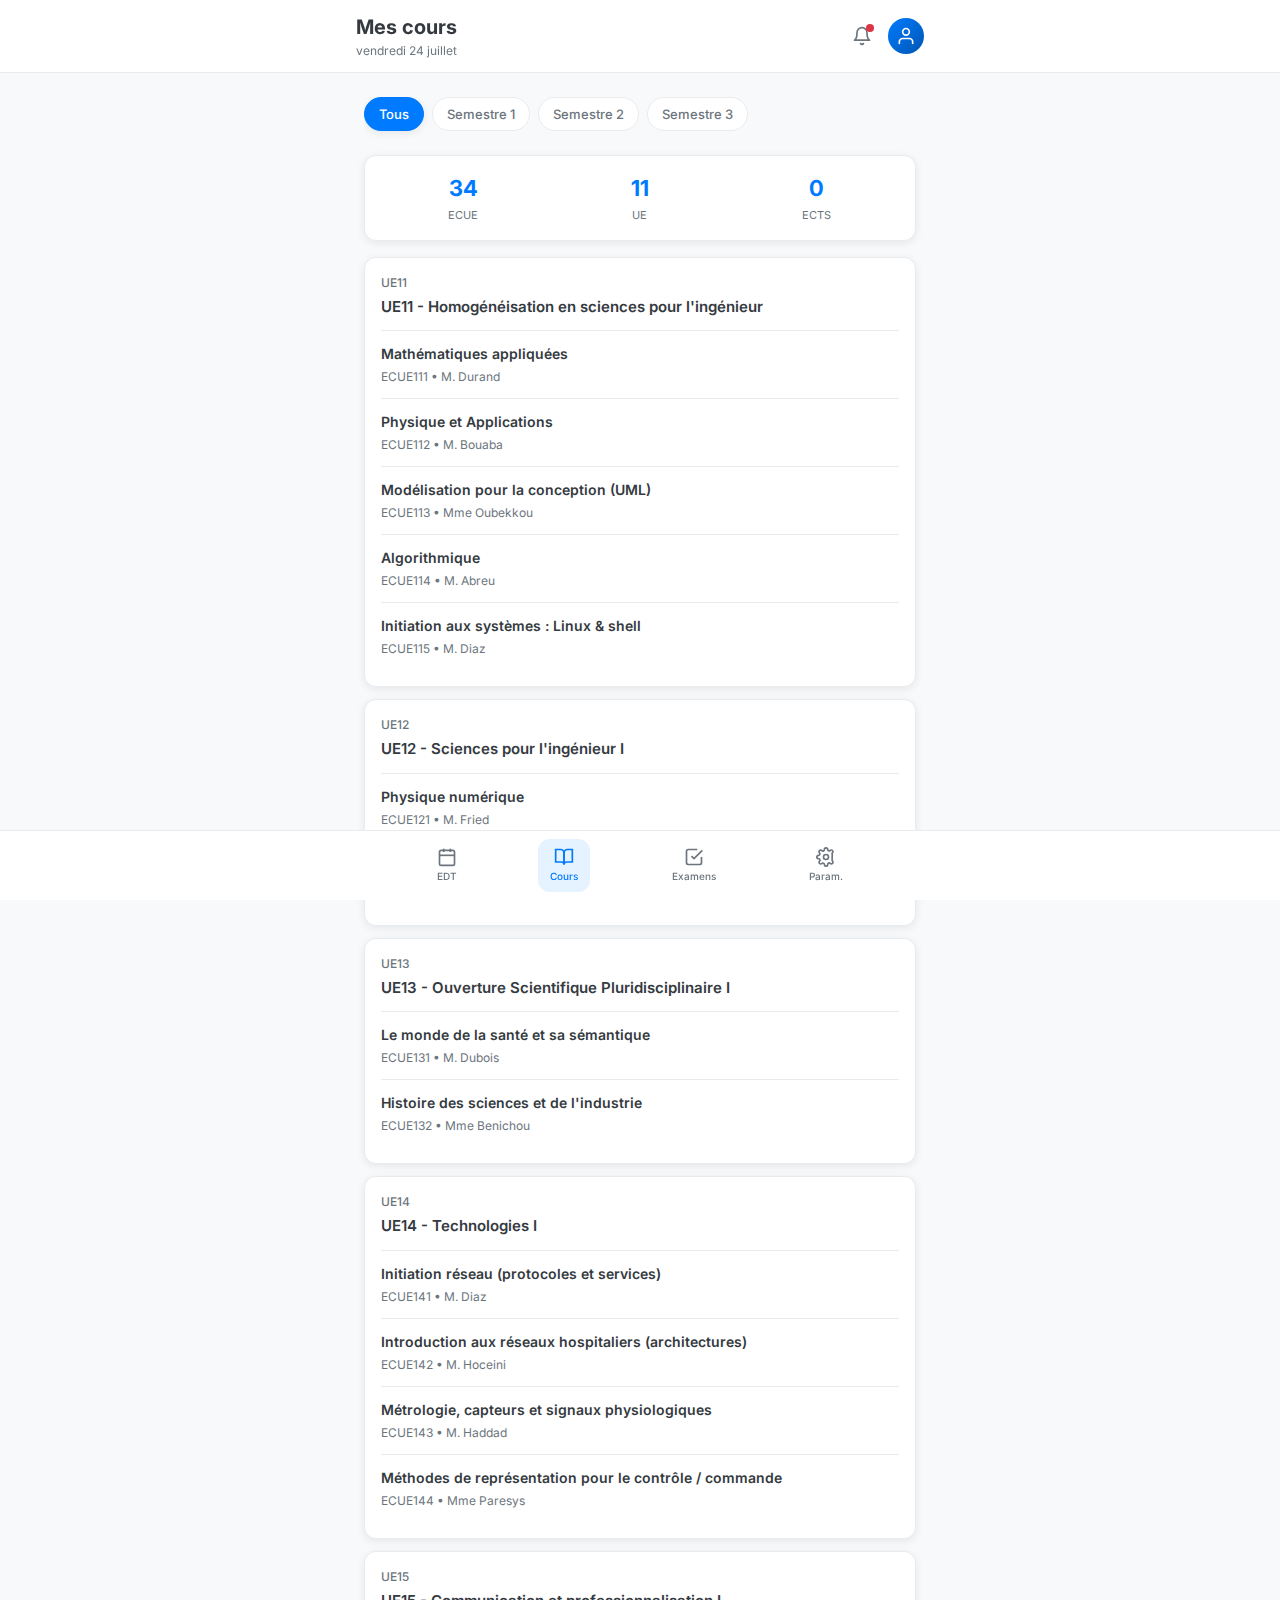
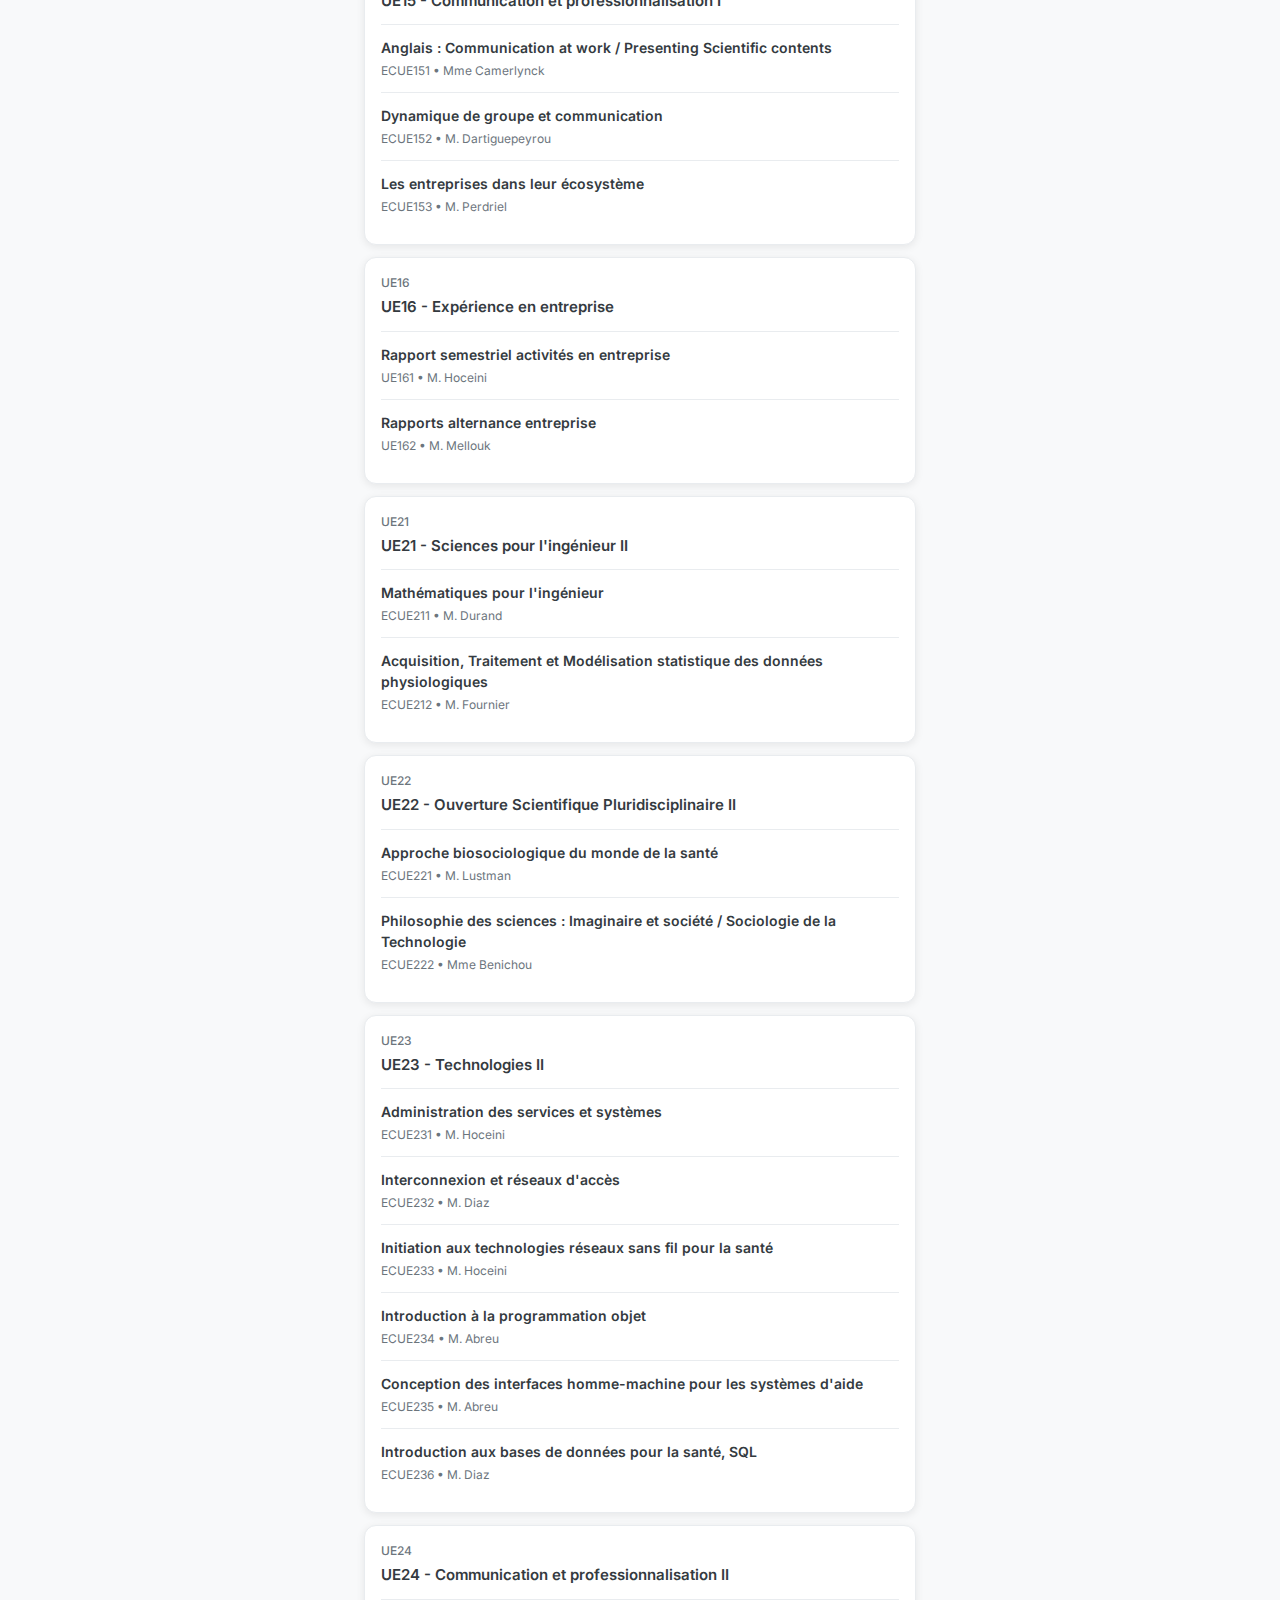
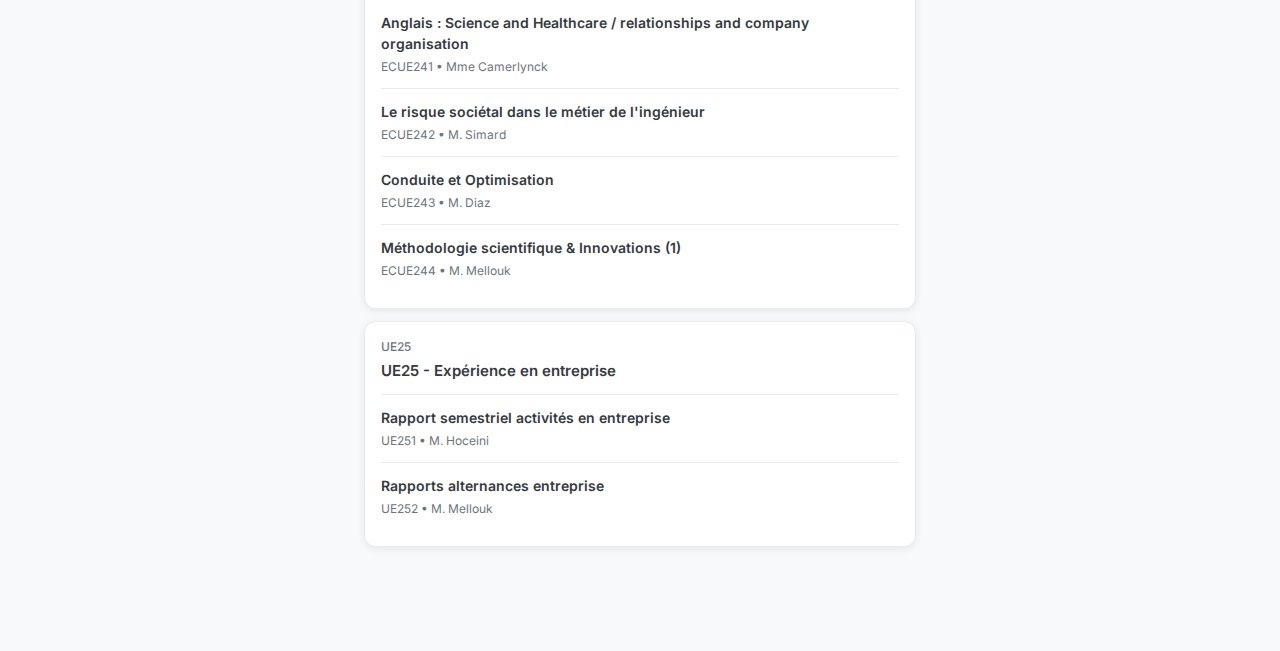
<file: cours.html>
<!DOCTYPE html>
<html lang="fr">
<head>
  <meta charset="utf-8" />
  <meta name="viewport" content="width=device-width, initial-scale=1" />
  <title>Student Portal - Mes cours</title>
  <link rel="stylesheet" href="style.css" />
  <link href="https://fonts.googleapis.com/css2?family=Inter:wght@400;500;600;700&display=swap" rel="stylesheet">
</head>

<body>
  <!-- Loading Screen -->
  <div id="loading-screen" class="loading-screen">
    <div class="loading-content">
      <div class="loading-icon">
        <svg xmlns="http://www.w3.org/2000/svg" width="48" height="48" viewBox="0 0 24 24" fill="none" stroke="currentColor" stroke-width="2" stroke-linecap="round" stroke-linejoin="round"><path d="M2 3h6a4 4 0 0 1 4 4v14a3 3 0 0 0-3-3H2z"></path><path d="M22 3h-6a4 4 0 0 0-4 4v14a3 3 0 0 1 3-3h7z"></path></svg>
      </div>
      <h1>Student Portal</h1>
      <p>Chargement...</p>
    </div>
  </div>

  <!-- Main App -->
  <div id="app" class="app hidden">
    <!-- Header -->
    <header class="header">
      <div class="header-content">
        <div>
          <h1>Mes cours</h1>
          <p id="current-date" class="date"></p>
        </div>
        <div class="header-actions">
          <button class="icon-btn" aria-label="Notifications">
            <svg xmlns="http://www.w3.org/2000/svg" width="20" height="20" viewBox="0 0 24 24" fill="none" stroke="currentColor" stroke-width="2" stroke-linecap="round" stroke-linejoin="round"><path d="M18 8A6 6 0 0 0 6 8c0 7-3 9-3 9h18s-3-2-3-9"></path><path d="M13.73 21a2 2 0 0 1-3.46 0"></path></svg>
            <span class="notification-dot"></span>
          </button>
          <a href="parametres.html" class="icon-btn avatar" aria-label="Profil">
            <svg xmlns="http://www.w3.org/2000/svg" width="20" height="20" viewBox="0 0 24 24" fill="none" stroke="currentColor" stroke-width="2" stroke-linecap="round" stroke-linejoin="round"><path d="M20 21v-2a4 4 0 0 0-4-4H8a4 4 0 0 0-4 4v2"></path><circle cx="12" cy="7" r="4"></circle></svg>
          </a>
        </div>
      </div>
    </header>

    <main class="main-content">
      <section id="view-courses">
        <div class="courses-top">
          <div class="filter-row">
            <button class="filter-btn active" data-semester="all">Tous</button>
            <button class="filter-btn" data-semester="1">Semestre 1</button>
            <button class="filter-btn" data-semester="2">Semestre 2</button>
            <button class="filter-btn" data-semester="3">Semestre 3</button>
          </div>

          <div class="courses-summary">
            <div class="courses-summary-item">
              <div id="coursesCount" class="courses-summary-value">0</div>
              <div class="courses-summary-label">ECUE</div>
            </div>
            <div class="courses-summary-item">
              <div id="uesCount" class="courses-summary-value">0</div>
              <div class="courses-summary-label">UE</div>
            </div>
            <div class="courses-summary-item">
              <div id="ectsTotal" class="courses-summary-value">0</div>
              <div class="courses-summary-label">ECTS</div>
            </div>
          </div>
        </div>

        <div id="courses-list"></div>
      </section>
    </main>

    <!-- Bottom Navigation -->
    <nav class="bottom-nav">
      <div class="nav-container">
        <a href="index.html" class="nav-item">
          <svg xmlns="http://www.w3.org/2000/svg" width="20" height="20" viewBox="0 0 24 24" fill="none" stroke="currentColor" stroke-width="2"><rect x="3" y="4" width="18" height="18" rx="2"></rect><line x1="16" y1="2" x2="16" y2="6"></line><line x1="8" y1="2" x2="8" y2="6"></line><line x1="3" y1="10" x2="21" y2="10"></line></svg>
          <span class="nav-label">EDT</span>
        </a>

        <a href="cours.html" class="nav-item active">
          <svg xmlns="http://www.w3.org/2000/svg" width="20" height="20" viewBox="0 0 24 24" fill="none" stroke="currentColor" stroke-width="2"><path d="M2 3h6a4 4 0 0 1 4 4v14a3 3 0 0 0-3-3H2z"></path><path d="M22 3h-6a4 4 0 0 0-4 4v14a3 3 0 0 1 3-3h7z"></path></svg>
          <span class="nav-label">Cours</span>
        </a>

        <a href="examens.html" class="nav-item">
          <svg xmlns="http://www.w3.org/2000/svg" width="20" height="20" viewBox="0 0 24 24" fill="none" stroke="currentColor" stroke-width="2"><path d="M9 11l3 3L22 4"></path><path d="M21 12v7a2 2 0 0 1-2 2H5a2 2 0 0 1-2-2V5a2 2 0 0 1 2-2h11"></path></svg>
          <span class="nav-label">Examens</span>
        </a>

        <a href="parametres.html" class="nav-item">
          <svg xmlns="http://www.w3.org/2000/svg" width="20" height="20" viewBox="0 0 24 24" fill="none" stroke="currentColor" stroke-width="2"><circle cx="12" cy="12" r="3"></circle><path d="M19.4 15a1.65 1.65 0 0 0 .33 1.82l.06.06a2 2 0 0 1 0 2.83 2 2 0 0 1-2.83 0l-.06-.06a1.65 1.65 0 0 0-1.82-.33 1.65 1.65 0 0 0-1 1.51V21a2 2 0 0 1-2 2 2 2 0 0 1-2-2v-.09A1.65 1.65 0 0 0 9 19.4a1.65 1.65 0 0 0-1.82.33l-.06.06a2 2 0 0 1-2.83 0 2 2 0 0 1 0-2.83l.06-.06a1.65 1.65 0 0 0 .33-1.82 1.65 1.65 0 0 0-1.51-1H3a2 2 0 0 1-2-2 2 2 0 0 1 2-2h.09A1.65 1.65 0 0 0 4.6 9a1.65 1.65 0 0 0-.33-1.82l-.06-.06a2 2 0 0 1 0-2.83 2 2 0 0 1 2.83 0l.06.06a1.65 1.65 0 0 0 1.82.33H9a1.65 1.65 0 0 0 1-1.51V3a2 2 0 0 1 2-2 2 2 0 0 1 2 2v.09A1.65 1.65 0 0 0 15 4.6a1.65 1.65 0 0 0 1.82-.33l.06-.06a2 2 0 0 1 2.83 0 2 2 0 0 1 0 2.83l-.06.06A1.65 1.65 0 0 0 19.4 9c.1.32.15.66.15 1s-.05.68-.15 1z"></path></svg>
          <span class="nav-label">Param.</span>
        </a>
      </div>
    </nav>
  </div>

  <script src="cours.js"></script>
</body>
</html>
</file>
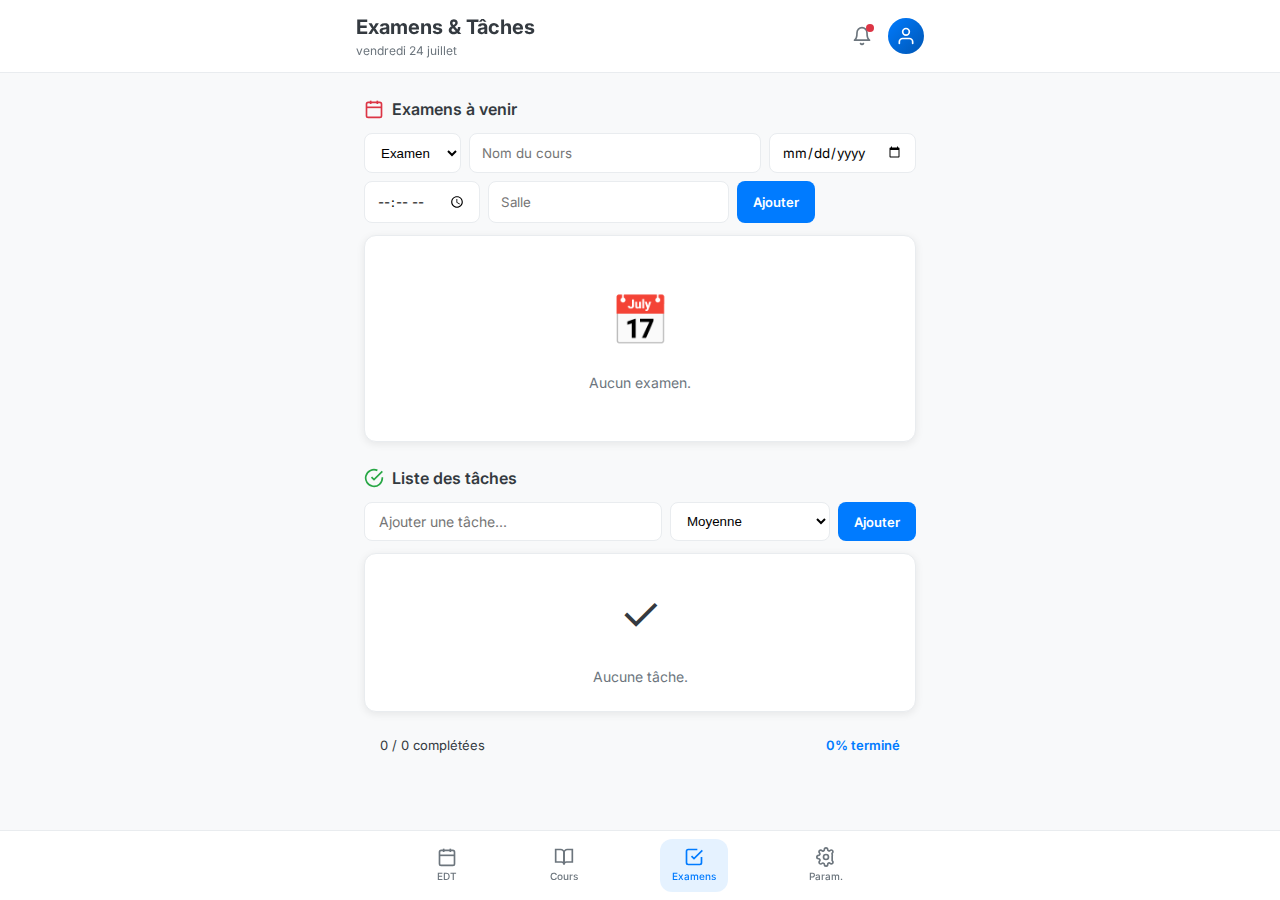
<file: examens.html>
<!DOCTYPE html>
<html lang="fr">
<head>
  <meta charset="utf-8" />
  <meta name="viewport" content="width=device-width, initial-scale=1" />
  <title>Student Portal - Examens & Tâches</title>
  <link rel="stylesheet" href="style.css" />
  <link href="https://fonts.googleapis.com/css2?family=Inter:wght@400;500;600;700&display=swap" rel="stylesheet">
</head>

<body>
  <!-- Loading Screen -->
  <div id="loading-screen" class="loading-screen">
    <div class="loading-content">
      <div class="loading-icon">
        <svg xmlns="http://www.w3.org/2000/svg" width="48" height="48" viewBox="0 0 24 24" fill="none" stroke="currentColor" stroke-width="2" stroke-linecap="round" stroke-linejoin="round"><path d="M9 11l3 3L22 4"></path><path d="M21 12v7a2 2 0 0 1-2 2H5a2 2 0 0 1-2-2V5a2 2 0 0 1 2-2h11"></path></svg>
      </div>
      <h1>Student Portal</h1>
      <p>Chargement...</p>
    </div>
  </div>

  <!-- Main App -->
  <div id="app" class="app hidden">
    <!-- Header -->
    <header class="header">
      <div class="header-content">
        <div>
          <h1>Examens & Tâches</h1>
          <p id="current-date" class="date"></p>
        </div>
        <div class="header-actions">
          <button class="icon-btn" aria-label="Notifications">
            <svg xmlns="http://www.w3.org/2000/svg" width="20" height="20" viewBox="0 0 24 24" fill="none" stroke="currentColor" stroke-width="2" stroke-linecap="round" stroke-linejoin="round"><path d="M18 8A6 6 0 0 0 6 8c0 7-3 9-3 9h18s-3-2-3-9"></path><path d="M13.73 21a2 2 0 0 1-3.46 0"></path></svg>
            <span class="notification-dot"></span>
          </button>
          <a href="parametres.html" class="icon-btn avatar" aria-label="Profil">
            <svg xmlns="http://www.w3.org/2000/svg" width="20" height="20" viewBox="0 0 24 24" fill="none" stroke="currentColor" stroke-width="2" stroke-linecap="round" stroke-linejoin="round"><path d="M20 21v-2a4 4 0 0 0-4-4H8a4 4 0 0 0-4 4v2"></path><circle cx="12" cy="7" r="4"></circle></svg>
          </a>
        </div>
      </div>
    </header>

    <main class="main-content">
      <section id="view-exams">

        <!-- Examens -->
        <div class="section" style="margin-bottom: 24px;">
          <h2 style="font-size: 16px; font-weight: 600; margin-bottom: 12px; display: flex; align-items: center; gap: 8px;">
            <svg xmlns="http://www.w3.org/2000/svg" width="20" height="20" viewBox="0 0 24 24" fill="none" stroke="currentColor" stroke-width="2" style="color: var(--danger);"><rect x="3" y="4" width="18" height="18" rx="2"></rect><line x1="16" y1="2" x2="16" y2="6"></line><line x1="8" y1="2" x2="8" y2="6"></line><line x1="3" y1="10" x2="21" y2="10"></line></svg>
            Examens à venir
          </h2>

          <!-- Ajout examen (style “app”) -->
          <div style="display:flex;gap:8px;flex-wrap:wrap;margin-bottom:12px;">
            <select id="examType" style="padding:10px 12px;border:1px solid var(--border);border-radius:var(--radius-sm);background:white;">
              <option>Examen</option>
              <option>Contrôle</option>
              <option>Devoir</option>
            </select>

            <input id="examCourse" type="text" placeholder="Nom du cours"
              style="flex:1;min-width:220px;padding:10px 12px;border:1px solid var(--border);border-radius:var(--radius-sm);outline:none;background:white;">

            <input id="examDate" type="date"
              style="padding:10px 12px;border:1px solid var(--border);border-radius:var(--radius-sm);outline:none;background:white;">

            <input id="examTime" type="time"
              style="padding:10px 12px;border:1px solid var(--border);border-radius:var(--radius-sm);outline:none;background:white;">

            <input id="examRoom" type="text" placeholder="Salle"
              style="min-width:160px;padding:10px 12px;border:1px solid var(--border);border-radius:var(--radius-sm);outline:none;background:white;">

            <button id="addExamBtn" style="padding:10px 16px;background:var(--primary);color:white;border-radius:var(--radius-sm);font-size:13px;font-weight:600;">
              Ajouter
            </button>
          </div>

          <div id="exams-list"></div>
        </div>

        <!-- Tâches -->
        <div class="section">
          <h2 style="font-size: 16px; font-weight: 600; margin-bottom: 12px; display: flex; align-items: center; gap: 8px;">
            <svg xmlns="http://www.w3.org/2000/svg" width="20" height="20" viewBox="0 0 24 24" fill="none" stroke="currentColor" stroke-width="2" style="color: var(--success);"><path d="M22 11.08V12a10 10 0 1 1-5.93-9.14"></path><polyline points="22 4 12 14.01 9 11.01"></polyline></svg>
            Liste des tâches
          </h2>

          <!-- Ajout tâche (UNIQUEMENT titre + priorité) -->
          <div class="add-task" style="display:flex; gap:8px; flex-wrap:wrap; margin-bottom: 12px;">
            <input type="text" id="new-task-input" placeholder="Ajouter une tâche..."
              style="flex: 1; min-width:220px; padding: 10px 14px; border: 1px solid var(--border); border-radius: var(--radius-sm); font-size: 14px; outline: none; background:white;">

            <select id="task-priority"
              style="padding:10px 12px;border:1px solid var(--border);border-radius:var(--radius-sm);background:white;min-width:160px;">
              <option value="high">Haute</option>
              <option value="medium" selected>Moyenne</option>
              <option value="low">Basse</option>
            </select>

            <button id="add-task-btn"
              style="padding: 10px 16px; background: var(--primary); color: white; border-radius: var(--radius-sm); font-size: 13px; font-weight: 600;">
              Ajouter
            </button>
          </div>

          <div id="tasks-list"></div>

          <div class="task-summary" style="display:flex; justify-content:space-between; padding: 12px 16px; background: var(--background); border-radius: var(--radius-sm); font-size: 13px; margin-top: 12px;">
            <span id="task-count">0 / 0 complétées</span>
            <span id="task-percent" style="color: var(--primary); font-weight: 600;">0% terminé</span>
          </div>
        </div>
      </section>
    </main>

    <!-- Bottom Navigation -->
    <nav class="bottom-nav">
      <div class="nav-container">
        <a href="index.html" class="nav-item">
          <svg xmlns="http://www.w3.org/2000/svg" width="20" height="20" viewBox="0 0 24 24" fill="none" stroke="currentColor" stroke-width="2"><rect x="3" y="4" width="18" height="18" rx="2"></rect><line x1="16" y1="2" x2="16" y2="6"></line><line x1="8" y1="2" x2="8" y2="6"></line><line x1="3" y1="10" x2="21" y2="10"></line></svg>
          <span class="nav-label">EDT</span>
        </a>

        <a href="cours.html" class="nav-item">
          <svg xmlns="http://www.w3.org/2000/svg" width="20" height="20" viewBox="0 0 24 24" fill="none" stroke="currentColor" stroke-width="2"><path d="M2 3h6a4 4 0 0 1 4 4v14a3 3 0 0 0-3-3H2z"></path><path d="M22 3h-6a4 4 0 0 0-4 4v14a3 3 0 0 1 3-3h7z"></path></svg>
          <span class="nav-label">Cours</span>
        </a>

        <a href="examens.html" class="nav-item active">
          <svg xmlns="http://www.w3.org/2000/svg" width="20" height="20" viewBox="0 0 24 24" fill="none" stroke="currentColor" stroke-width="2"><path d="M9 11l3 3L22 4"></path><path d="M21 12v7a2 2 0 0 1-2 2H5a2 2 0 0 1-2-2V5a2 2 0 0 1 2-2h11"></path></svg>
          <span class="nav-label">Examens</span>
        </a>

        <a href="parametres.html" class="nav-item">
          <svg xmlns="http://www.w3.org/2000/svg" width="20" height="20" viewBox="0 0 24 24" fill="none" stroke="currentColor" stroke-width="2"><circle cx="12" cy="12" r="3"></circle><path d="M19.4 15a1.65 1.65 0 0 0 .33 1.82l.06.06a2 2 0 0 1 0 2.83 2 2 0 0 1-2.83 0l-.06-.06a1.65 1.65 0 0 0-1.82-.33 1.65 1.65 0 0 0-1 1.51V21a2 2 0 0 1-2 2 2 2 0 0 1-2-2v-.09A1.65 1.65 0 0 0 9 19.4a1.65 1.65 0 0 0-1.82.33l-.06.06a2 2 0 0 1-2.83 0 2 2 0 0 1 0-2.83l.06-.06a1.65 1.65 0 0 0 .33-1.82 1.65 1.65 0 0 0-1.51-1H3a2 2 0 0 1-2-2 2 2 0 0 1 2-2h.09A1.65 1.65 0 0 0 4.6 9a1.65 1.65 0 0 0-.33-1.82l-.06-.06a2 2 0 0 1 0-2.83 2 2 0 0 1 2.83 0l.06.06a1.65 1.65 0 0 0 1.82.33H9a1.65 1.65 0 0 0 1-1.51V3a2 2 0 0 1 2-2 2 2 0 0 1 2 2v.09A1.65 1.65 0 0 0 15 4.6a1.65 1.65 0 0 0 1.82-.33l.06-.06a2 2 0 0 1 2.83 0 2 2 0 0 1 0 2.83l-.06.06A1.65 1.65 0 0 0 19.4 9c.1.32.15.66.15 1s-.05.68-.15 1z"></path></svg>
          <span class="nav-label">Param.</span>
        </a>
      </div>
    </nav>
  </div>

  <script src="examens.js"></script>
</body>
</html>
</file>
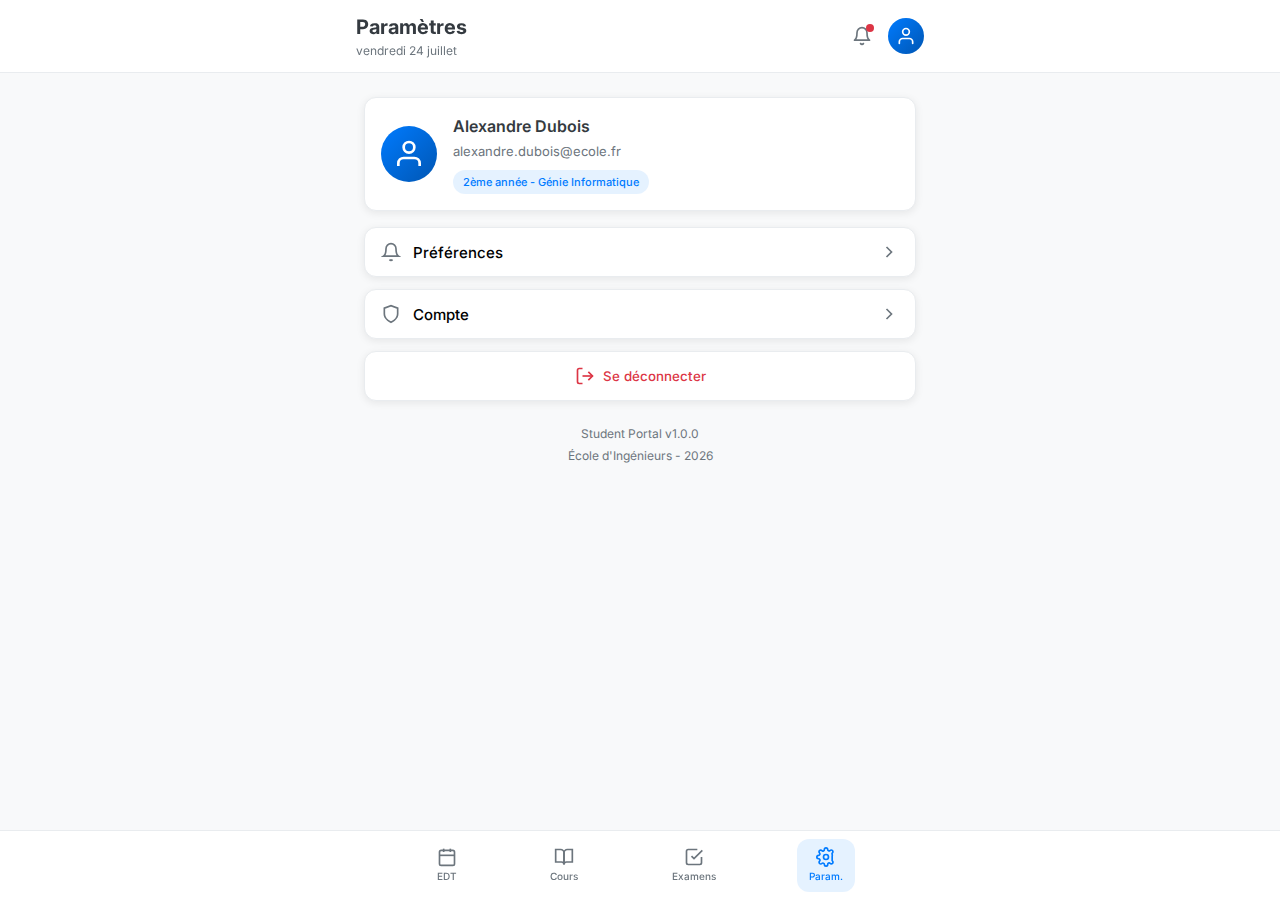
<file: parametres.html>
<!DOCTYPE html>
<html lang="fr">
<head>
  <meta charset="utf-8" />
  <meta name="viewport" content="width=device-width, initial-scale=1" />
  <title>Student Portal - Paramètres</title>
  <link rel="stylesheet" href="style.css" />
  <link href="https://fonts.googleapis.com/css2?family=Inter:wght@400;500;600;700&display=swap" rel="stylesheet">
</head>

<body>
  <!-- Loading Screen -->
  <div id="loading-screen" class="loading-screen">
    <div class="loading-content">
      <div class="loading-icon">
        <svg xmlns="http://www.w3.org/2000/svg" width="48" height="48" viewBox="0 0 24 24" fill="none" stroke="currentColor" stroke-width="2" stroke-linecap="round" stroke-linejoin="round"><circle cx="12" cy="12" r="3"></circle><path d="M19.4 15a1.65 1.65 0 0 0 .33 1.82l.06.06a2 2 0 0 1 0 2.83 2 2 0 0 1-2.83 0l-.06-.06a1.65 1.65 0 0 0-1.82-.33 1.65 1.65 0 0 0-1 1.51V21a2 2 0 0 1-2 2 2 2 0 0 1-2-2v-.09A1.65 1.65 0 0 0 9 19.4a1.65 1.65 0 0 0-1.82.33l-.06.06a2 2 0 0 1-2.83 0 2 2 0 0 1 0-2.83l.06-.06a1.65 1.65 0 0 0 .33-1.82 1.65 1.65 0 0 0-1.51-1H3a2 2 0 0 1-2-2 2 2 0 0 1 2-2h.09A1.65 1.65 0 0 0 4.6 9a1.65 1.65 0 0 0-.33-1.82l-.06-.06a2 2 0 0 1 0-2.83 2 2 0 0 1 2.83 0l.06.06a1.65 1.65 0 0 0 1.82.33H9a1.65 1.65 0 0 0 1-1.51V3a2 2 0 0 1 2-2 2 2 0 0 1 2 2v.09A1.65 1.65 0 0 0 15 4.6a1.65 1.65 0 0 0 1.82-.33l.06-.06a2 2 0 0 1 2.83 0 2 2 0 0 1 0 2.83l-.06.06A1.65 1.65 0 0 0 19.4 9c.1.32.15.66.15 1s-.05.68-.15 1z"></path></svg>
      </div>
      <h1>Student Portal</h1>
      <p>Chargement...</p>
    </div>
  </div>

  <!-- Main App -->
  <div id="app" class="app hidden">
    <!-- Header -->
    <header class="header">
      <div class="header-content">
        <div>
          <h1>Paramètres</h1>
          <p id="current-date" class="date"></p>
        </div>
        <div class="header-actions">
          <button class="icon-btn" aria-label="Notifications">
            <svg xmlns="http://www.w3.org/2000/svg" width="20" height="20" viewBox="0 0 24 24" fill="none" stroke="currentColor" stroke-width="2" stroke-linecap="round" stroke-linejoin="round"><path d="M18 8A6 6 0 0 0 6 8c0 7-3 9-3 9h18s-3-2-3-9"></path><path d="M13.73 21a2 2 0 0 1-3.46 0"></path></svg>
            <span class="notification-dot"></span>
          </button>
          <a href="parametres.html" class="icon-btn avatar" aria-label="Profil">
            <svg xmlns="http://www.w3.org/2000/svg" width="20" height="20" viewBox="0 0 24 24" fill="none" stroke="currentColor" stroke-width="2" stroke-linecap="round" stroke-linejoin="round"><path d="M20 21v-2a4 4 0 0 0-4-4H8a4 4 0 0 0-4 4v2"></path><circle cx="12" cy="7" r="4"></circle></svg>
          </a>
        </div>
      </div>
    </header>

    <main class="main-content">
      <section id="view-settings">
        <div class="profile-card">
          <div class="profile-avatar">
            <svg xmlns="http://www.w3.org/2000/svg" width="32" height="32" viewBox="0 0 24 24" fill="none" stroke="currentColor" stroke-width="2"><path d="M20 21v-2a4 4 0 0 0-4-4H8a4 4 0 0 0-4 4v2"></path><circle cx="12" cy="7" r="4"></circle></svg>
          </div>
          <div class="profile-info">
            <h3>Alexandre Dubois</h3>
            <p>alexandre.dubois@ecole.fr</p>
            <span class="profile-badge">2ème année - Génie Informatique</span>
          </div>
        </div>

        <div class="settings-section">
          <button class="settings-header" onclick="toggleSection('prefs')">
            <div class="settings-title">
              <svg xmlns="http://www.w3.org/2000/svg" width="20" height="20" viewBox="0 0 24 24" fill="none" stroke="currentColor" stroke-width="2"><path d="M18 8A6 6 0 0 0 6 8c0 7-3 9-3 9h18s-3-2-3-9"></path><path d="M13.73 21a2 2 0 0 1-3.46 0"></path></svg>
              Préférences
            </div>
            <svg xmlns="http://www.w3.org/2000/svg" width="20" height="20" viewBox="0 0 24 24" fill="none" stroke="currentColor" stroke-width="2" class="chevron" id="prefs-chevron"><polyline points="9 18 15 12 9 6"></polyline></svg>
          </button>
          <div id="prefs-content" class="settings-content">
            <div class="settings-item">
              <div class="settings-item-left">
                <svg xmlns="http://www.w3.org/2000/svg" width="18" height="18" viewBox="0 0 24 24" fill="none" stroke="currentColor" stroke-width="2"><path d="M18 8A6 6 0 0 0 6 8c0 7-3 9-3 9h18s-3-2-3-9"></path><path d="M13.73 21a2 2 0 0 1-3.46 0"></path></svg>
                <span>Notifications</span>
              </div>
              <label class="switch">
                <input type="checkbox" checked>
                <span class="slider"></span>
              </label>
            </div>
            <div class="settings-item">
              <div class="settings-item-left">
                <svg xmlns="http://www.w3.org/2000/svg" width="18" height="18" viewBox="0 0 24 24" fill="none" stroke="currentColor" stroke-width="2"><path d="M21 12.79A9 9 0 1 1 11.21 3 7 7 0 0 0 21 12.79z"></path></svg>
                <span>Mode sombre</span>
              </div>
              <label class="switch">
                <input type="checkbox">
                <span class="slider"></span>
              </label>
            </div>
          </div>
        </div>

        <div class="settings-section">
          <button class="settings-header" onclick="toggleSection('account')">
            <div class="settings-title">
              <svg xmlns="http://www.w3.org/2000/svg" width="20" height="20" viewBox="0 0 24 24" fill="none" stroke="currentColor" stroke-width="2"><path d="M12 22s8-4 8-10V5l-8-3-8 3v7c0 6 8 10 8 10z"></path></svg>
              Compte
            </div>
            <svg xmlns="http://www.w3.org/2000/svg" width="20" height="20" viewBox="0 0 24 24" fill="none" stroke="currentColor" stroke-width="2" class="chevron" id="account-chevron"><polyline points="9 18 15 12 9 6"></polyline></svg>
          </button>
          <div id="account-content" class="settings-content">
            <div class="settings-item clickable">
              <div class="settings-item-left">
                <svg xmlns="http://www.w3.org/2000/svg" width="18" height="18" viewBox="0 0 24 24" fill="none" stroke="currentColor" stroke-width="2"><path d="M4 4h16c1.1 0 2 .9 2 2v12c0 1.1-.9 2-2 2H4c-1.1 0-2-.9-2-2V6c0-1.1.9-2 2-2z"></path><polyline points="22,6 12,13 2,6"></polyline></svg>
                <span>Changer l'email</span>
              </div>
              <svg xmlns="http://www.w3.org/2000/svg" width="16" height="16" viewBox="0 0 24 24" fill="none" stroke="currentColor" stroke-width="2"><polyline points="9 18 15 12 9 6"></polyline></svg>
            </div>
            <div class="settings-item clickable">
              <div class="settings-item-left">
                <svg xmlns="http://www.w3.org/2000/svg" width="18" height="18" viewBox="0 0 24 24" fill="none" stroke="currentColor" stroke-width="2"><path d="M12 22s8-4 8-10V5l-8-3-8 3v7c0 6 8 10 8 10z"></path></svg>
                <span>Sécurité et mot de passe</span>
              </div>
              <svg xmlns="http://www.w3.org/2000/svg" width="16" height="16" viewBox="0 0 24 24" fill="none" stroke="currentColor" stroke-width="2"><polyline points="9 18 15 12 9 6"></polyline></svg>
            </div>
          </div>
        </div>

        <button class="logout-btn">
          <svg xmlns="http://www.w3.org/2000/svg" width="20" height="20" viewBox="0 0 24 24" fill="none" stroke="currentColor" stroke-width="2"><path d="M9 21H5a2 2 0 0 1-2-2V5a2 2 0 0 1 2-2h4"></path><polyline points="16 17 21 12 16 7"></polyline><line x1="21" y1="12" x2="9" y2="12"></line></svg>
          Se déconnecter
        </button>

        <div class="app-version">
          <p>Student Portal v1.0.0</p>
          <p>École d'Ingénieurs - 2026</p>
        </div>
      </section>
    </main>

    <!-- Bottom Navigation -->
    <nav class="bottom-nav">
      <div class="nav-container">
        <a href="index.html" class="nav-item">
          <svg xmlns="http://www.w3.org/2000/svg" width="20" height="20" viewBox="0 0 24 24" fill="none" stroke="currentColor" stroke-width="2"><rect x="3" y="4" width="18" height="18" rx="2"></rect><line x1="16" y1="2" x2="16" y2="6"></line><line x1="8" y1="2" x2="8" y2="6"></line><line x1="3" y1="10" x2="21" y2="10"></line></svg>
          <span class="nav-label">EDT</span>
        </a>

        <a href="cours.html" class="nav-item">
          <svg xmlns="http://www.w3.org/2000/svg" width="20" height="20" viewBox="0 0 24 24" fill="none" stroke="currentColor" stroke-width="2"><path d="M2 3h6a4 4 0 0 1 4 4v14a3 3 0 0 0-3-3H2z"></path><path d="M22 3h-6a4 4 0 0 0-4 4v14a3 3 0 0 1 3-3h7z"></path></svg>
          <span class="nav-label">Cours</span>
        </a>

        <a href="examens.html" class="nav-item">
          <svg xmlns="http://www.w3.org/2000/svg" width="20" height="20" viewBox="0 0 24 24" fill="none" stroke="currentColor" stroke-width="2"><path d="M9 11l3 3L22 4"></path><path d="M21 12v7a2 2 0 0 1-2 2H5a2 2 0 0 1-2-2V5a2 2 0 0 1 2-2h11"></path></svg>
          <span class="nav-label">Examens</span>
        </a>

        <a href="parametres.html" class="nav-item active">
          <svg xmlns="http://www.w3.org/2000/svg" width="20" height="20" viewBox="0 0 24 24" fill="none" stroke="currentColor" stroke-width="2"><circle cx="12" cy="12" r="3"></circle><path d="M19.4 15a1.65 1.65 0 0 0 .33 1.82l.06.06a2 2 0 0 1 0 2.83 2 2 0 0 1-2.83 0l-.06-.06a1.65 1.65 0 0 0-1.82-.33 1.65 1.65 0 0 0-1 1.51V21a2 2 0 0 1-2 2 2 2 0 0 1-2-2v-.09A1.65 1.65 0 0 0 9 19.4a1.65 1.65 0 0 0-1.82.33l-.06.06a2 2 0 0 1-2.83 0 2 2 0 0 1 0-2.83l.06-.06a1.65 1.65 0 0 0 .33-1.82 1.65 1.65 0 0 0-1.51-1H3a2 2 0 0 1-2-2 2 2 0 0 1 2-2h.09A1.65 1.65 0 0 0 4.6 9a1.65 1.65 0 0 0-.33-1.82l-.06-.06a2 2 0 0 1 0-2.83 2 2 0 0 1 2.83 0l.06.06a1.65 1.65 0 0 0 1.82.33H9a1.65 1.65 0 0 0 1-1.51V3a2 2 0 0 1 2-2 2 2 0 0 1 2 2v.09A1.65 1.65 0 0 0 15 4.6a1.65 1.65 0 0 0 1.82-.33l.06-.06a2 2 0 0 1 2.83 0 2 2 0 0 1 0 2.83l-.06.06A1.65 1.65 0 0 0 19.4 9c.1.32.15.66.15 1s-.05.68-.15 1z"></path></svg>
          <span class="nav-label">Param.</span>
        </a>
      </div>
    </nav>
  </div>

  <script src="parametres.js"></script>
</body>
</html>
</file>
<file: style.css>
/* ===== CSS Variables ===== */
:root {
  --primary: #007bff;
  --primary-dark: #0056b3;
  --background: #f8f9fa;
  --card: #ffffff;
  --text: #343a40;
  --text-muted: #6c757d;
  --border: #e9ecef;
  --success: #28a745;
  --warning: #ffc107;
  --danger: #dc3545;
  --info: #17a2b8;
  --shadow: 0 2px 8px rgba(0, 0, 0, 0.08);
  --shadow-lg: 0 4px 16px rgba(0, 0, 0, 0.12);
  --radius: 12px;
  --radius-sm: 8px;
}

/* ===== Reset & Base ===== */
* {
  margin: 0;
  padding: 0;
  box-sizing: border-box;
}

body {
  font-family: 'Inter', -apple-system, BlinkMacSystemFont, sans-serif;
  background-color: var(--background);
  color: var(--text);
  line-height: 1.5;
  min-height: 100vh;
  padding-bottom: 80px;
}

button {
  font-family: inherit;
  cursor: pointer;
  border: none;
  background: none;
}

input {
  font-family: inherit;
}

a {
  text-decoration: none;
  color: inherit;
}

/* ===== Loading Screen ===== */
.loading-screen {
  position: fixed;
  top: 0;
  left: 0;
  right: 0;
  bottom: 0;
  background: var(--background);
  display: flex;
  align-items: center;
  justify-content: center;
  z-index: 1000;
}

.loading-content {
  text-align: center;
}

.loading-icon {
  width: 64px;
  height: 64px;
  background: white;
  border-radius: 16px;
  display: flex;
  align-items: center;
  justify-content: center;
  margin: 0 auto 16px;
  box-shadow: var(--shadow-lg);
  color: var(--primary);
  animation: pulse 2s infinite;
}

.loading-content h1 {
  font-size: 24px;
  font-weight: 700;
  margin-bottom: 8px;
}

.loading-content p {
  color: var(--text-muted);
  font-size: 14px;
}

@keyframes pulse {
  0%, 100% { opacity: 1; }
  50% { opacity: 0.6; }
}

.hidden {
  display: none !important;
}

/* ===== Header ===== */
.header {
  position: sticky;
  top: 0;
  background: rgba(255, 255, 255, 0.95);
  backdrop-filter: blur(10px);
  border-bottom: 1px solid var(--border);
  z-index: 100;
}

.header-content {
  display: flex;
  align-items: center;
  justify-content: space-between;
  padding: 12px 16px;
  max-width: 600px;
  margin: 0 auto;
}

.header h1 {
  font-size: 20px;
  font-weight: 700;
}

.header .date {
  font-size: 12px;
  color: var(--text-muted);
}

.header-actions {
  display: flex;
  align-items: center;
  gap: 8px;
}

.icon-btn {
  width: 36px;
  height: 36px;
  border-radius: 50%;
  display: flex;
  align-items: center;
  justify-content: center;
  color: var(--text-muted);
  position: relative;
  transition: background 0.2s;
}

.icon-btn:hover {
  background: var(--border);
}

.icon-btn.avatar {
  background: linear-gradient(135deg, var(--primary), var(--primary-dark));
  color: white;
}

.notification-dot {
  position: absolute;
  top: 6px;
  right: 6px;
  width: 8px;
  height: 8px;
  background: var(--danger);
  border-radius: 50%;
  animation: pulse 2s infinite;
}

/* ===== Main Content ===== */
.main-content {
  padding: 16px;
  max-width: 600px;
  margin: 0 auto;
}

/* ===== Week Bar ===== */
.week-bar {
  display: flex;
  align-items: center;
  justify-content: space-between;
  gap: 12px;
  margin-bottom: 16px;
  background: white;
  padding: 12px 16px;
  border-radius: var(--radius);
  box-shadow: var(--shadow);
}

.secondary-btn {
  width: 36px;
  height: 36px;
  border-radius: 50%;
  background: var(--background);
  display: flex;
  align-items: center;
  justify-content: center;
  font-size: 14px;
  transition: background 0.2s;
}

.secondary-btn:hover:not(:disabled) {
  background: var(--border);
}

.secondary-btn:disabled {
  opacity: 0.4;
  cursor: not-allowed;
}

.week-info {
  text-align: center;
  flex: 1;
}

.week-title {
  font-weight: 600;
  font-size: 15px;
}

.muted {
  color: var(--text-muted);
  font-size: 12px;
  margin-top: 2px;
}

/* ===== Day Selector ===== */
.day-selector {
  display: flex;
  gap: 6px;
  overflow-x: auto;
  padding-bottom: 8px;
  margin-bottom: 16px;
  scrollbar-width: none;
}

.day-selector::-webkit-scrollbar {
  display: none;
}

.day-btn {
  padding: 10px 12px;
  border-radius: var(--radius-sm);
  font-size: 13px;
  font-weight: 500;
  white-space: nowrap;
  background: white;
  color: var(--text-muted);
  border: 1px solid var(--border);
  transition: all 0.2s;
  min-width: 70px;
  text-align: center;
}

.day-btn.active {
  background: var(--primary);
  color: white;
  border-color: var(--primary);
  box-shadow: var(--shadow);
}

/* ===== Filter Selector ===== */
.filter-row {
  display: flex;
  gap: 8px;
  overflow-x: auto;
  padding-bottom: 8px;
  margin-bottom: 16px;
  scrollbar-width: none;
}

.filter-row::-webkit-scrollbar {
  display: none;
}

.filter-btn {
  padding: 8px 14px;
  border-radius: 20px;
  font-size: 13px;
  font-weight: 500;
  white-space: nowrap;
  background: white;
  color: var(--text-muted);
  border: 1px solid var(--border);
  transition: all 0.2s;
}

.filter-btn.active {
  background: var(--primary);
  color: white;
  border-color: var(--primary);
  box-shadow: var(--shadow);
}

/* ===== Schedule Cards ===== */
.schedule-list {
  display: flex;
  flex-direction: column;
  gap: 12px;
}

.schedule-card {
  background: white;
  border-radius: var(--radius);
  padding: 16px;
  box-shadow: var(--shadow);
  border: 1px solid var(--border);
  position: relative;
  transition: transform 0.2s, box-shadow 0.2s;
}

.schedule-card:hover {
  transform: translateY(-2px);
  box-shadow: var(--shadow-lg);
}

.schedule-card.current {
  border: 2px solid var(--primary);
}

.current-badge {
  position: absolute;
  top: -8px;
  right: 12px;
  background: var(--primary);
  color: white;
  font-size: 10px;
  font-weight: 600;
  padding: 4px 10px;
  border-radius: 10px;
}

.time-badge {
  display: inline-flex;
  align-items: center;
  gap: 4px;
  padding: 6px 12px;
  border-radius: var(--radius-sm);
  color: white;
  font-size: 12px;
  font-weight: 500;
  margin-bottom: 12px;
}

.schedule-card h3 {
  font-size: 16px;
  font-weight: 600;
  margin-bottom: 8px;
}

.schedule-info {
  font-size: 13px;
  color: var(--text-muted);
}

.schedule-info span {
  display: flex;
  align-items: center;
  gap: 6px;
}

/* ===== Summary Card ===== */
.summary-card {
  background: linear-gradient(135deg, rgba(0, 123, 255, 0.05), rgba(0, 86, 179, 0.05));
  border-radius: var(--radius);
  padding: 16px;
  margin-top: 16px;
}

.summary-card h4 {
  font-size: 14px;
  font-weight: 600;
  margin-bottom: 12px;
}

.summary-grid {
  display: grid;
  grid-template-columns: repeat(3, 1fr);
  gap: 12px;
}

.summary-item {
  text-align: center;
}

.summary-value {
  font-size: 24px;
  font-weight: 700;
  margin-bottom: 4px;
}

.summary-value.blue { color: var(--primary); }
.summary-value.green { color: var(--success); }
.summary-value.yellow { color: var(--warning); }

.summary-label {
  font-size: 11px;
  color: var(--text-muted);
}

/* ===== Courses Summary ===== */
.courses-top {
  margin-bottom: 16px;
}

.courses-summary {
  display: grid;
  grid-template-columns: repeat(3, 1fr);
  gap: 12px;
  background: white;
  padding: 16px;
  border-radius: var(--radius);
  box-shadow: var(--shadow);
  border: 1px solid var(--border);
}

.courses-summary-item {
  text-align: center;
}

.courses-summary-value {
  font-size: 22px;
  font-weight: 700;
  color: var(--primary);
  margin-bottom: 2px;
}

.courses-summary-label {
  font-size: 11px;
  color: var(--text-muted);
}

/* ===== UE Cards ===== */
#courses-list {
  display: flex;
  flex-direction: column;
  gap: 12px;
}

.ue-card {
  background: white;
  border-radius: var(--radius);
  padding: 16px;
  box-shadow: var(--shadow);
  border: 1px solid var(--border);
}

.ue-header {
  display: flex;
  justify-content: space-between;
  gap: 12px;
  margin-bottom: 12px;
  padding-bottom: 12px;
  border-bottom: 1px solid var(--border);
}

.ue-code {
  font-size: 12px;
  color: var(--text-muted);
  font-weight: 500;
}

.ue-title {
  font-size: 15px;
  font-weight: 600;
  margin-top: 4px;
}

.ue-ects {
  font-size: 12px;
  color: var(--primary);
  font-weight: 600;
  white-space: nowrap;
}

.ecue-item {
  padding: 12px 0;
  border-top: 1px solid var(--border);
}

.ecue-item:first-child {
  border-top: none;
  padding-top: 0;
}

.ecue-name {
  font-size: 14px;
  margin-bottom: 4px;
}

.ecue-name strong {
  font-weight: 600;
}

.ecue-meta {
  font-size: 12px;
  color: var(--text-muted);
}

.ecue-desc {
  font-size: 13px;
  color: var(--text-muted);
  margin-top: 6px;
  line-height: 1.5;
}

/* ===== Empty State ===== */
.empty-state {
  text-align: center;
  padding: 48px 20px;
  background: white;
  border-radius: var(--radius);
  box-shadow: var(--shadow);
  border: 1px solid var(--border);
}

.empty-icon {
  font-size: 48px;
  margin-bottom: 16px;
}

.empty-state p {
  color: var(--text-muted);
  font-size: 14px;
}

/* ===== Profile Card ===== */
.profile-card {
  background: white;
  border-radius: var(--radius);
  padding: 16px;
  display: flex;
  align-items: center;
  gap: 16px;
  margin-bottom: 16px;
  box-shadow: var(--shadow);
  border: 1px solid var(--border);
}

.profile-avatar {
  width: 56px;
  height: 56px;
  background: linear-gradient(135deg, var(--primary), var(--primary-dark));
  border-radius: 50%;
  display: flex;
  align-items: center;
  justify-content: center;
  color: white;
  flex-shrink: 0;
}

.profile-info {
  flex: 1;
}

.profile-info h3 {
  font-size: 16px;
  font-weight: 600;
  margin-bottom: 4px;
}

.profile-info p {
  font-size: 13px;
  color: var(--text-muted);
  margin-bottom: 6px;
}

.profile-badge {
  font-size: 11px;
  color: var(--primary);
  font-weight: 500;
  background: rgba(0, 123, 255, 0.1);
  padding: 4px 10px;
  border-radius: 12px;
  display: inline-block;
}

/* ===== Settings ===== */
.settings-section {
  background: white;
  border-radius: var(--radius);
  margin-bottom: 12px;
  box-shadow: var(--shadow);
  border: 1px solid var(--border);
  overflow: hidden;
}

.settings-header {
  width: 100%;
  padding: 14px 16px;
  display: flex;
  align-items: center;
  justify-content: space-between;
  font-size: 15px;
  font-weight: 500;
  transition: background 0.2s;
}

.settings-header:hover {
  background: var(--background);
}

.settings-title {
  display: flex;
  align-items: center;
  gap: 12px;
}

.settings-title svg {
  color: var(--text-muted);
}

.chevron {
  transition: transform 0.3s;
  color: var(--text-muted);
}

.chevron.rotated {
  transform: rotate(90deg);
}

.settings-content {
  max-height: 0;
  overflow: hidden;
  transition: max-height 0.3s ease;
}

.settings-content.open {
  max-height: 300px;
}

.settings-item {
  display: flex;
  align-items: center;
  justify-content: space-between;
  padding: 12px 16px;
  border-top: 1px solid var(--border);
}

.settings-item.clickable:hover {
  background: var(--background);
}

.settings-item-left {
  display: flex;
  align-items: center;
  gap: 12px;
  font-size: 14px;
}

.settings-item-left svg {
  color: var(--text-muted);
}

/* Toggle Switch */
.switch {
  position: relative;
  display: inline-block;
  width: 44px;
  height: 24px;
}

.switch input {
  opacity: 0;
  width: 0;
  height: 0;
}

.slider {
  position: absolute;
  cursor: pointer;
  top: 0;
  left: 0;
  right: 0;
  bottom: 0;
  background-color: var(--border);
  transition: 0.3s;
  border-radius: 24px;
}

.slider:before {
  position: absolute;
  content: "";
  height: 18px;
  width: 18px;
  left: 3px;
  bottom: 3px;
  background-color: white;
  transition: 0.3s;
  border-radius: 50%;
}

input:checked + .slider {
  background-color: var(--primary);
}

input:checked + .slider:before {
  transform: translateX(20px);
}

.logout-btn {
  width: 100%;
  padding: 14px;
  background: white;
  border-radius: var(--radius);
  display: flex;
  align-items: center;
  justify-content: center;
  gap: 8px;
  color: var(--danger);
  font-weight: 500;
  box-shadow: var(--shadow);
  border: 1px solid var(--border);
  transition: background 0.2s;
  margin-bottom: 24px;
}

.logout-btn:hover {
  background: rgba(220, 53, 69, 0.05);
}

.app-version {
  text-align: center;
  font-size: 12px;
  color: var(--text-muted);
}

.app-version p:last-child {
  margin-top: 4px;
}

/* ===== Bottom Navigation ===== */
.bottom-nav {
  position: fixed;
  bottom: 0;
  left: 0;
  right: 0;
  background: rgba(255, 255, 255, 0.98);
  backdrop-filter: blur(10px);
  border-top: 1px solid var(--border);
  padding: 8px 16px calc(8px + env(safe-area-inset-bottom, 0px));
  z-index: 100;
}

.nav-container {
  display: flex;
  justify-content: space-around;
  max-width: 500px;
  margin: 0 auto;
}

.nav-item {
  display: flex;
  flex-direction: column;
  align-items: center;
  gap: 2px;
  padding: 8px 12px;
  border-radius: 12px;
  color: var(--text-muted);
  transition: all 0.3s;
  position: relative;
}

.nav-item.active {
  color: var(--primary);
}

.nav-item.active::before {
  content: '';
  position: absolute;
  inset: 0;
  background: rgba(0, 123, 255, 0.1);
  border-radius: 12px;
  z-index: -1;
}

.nav-label {
  font-size: 10px;
  font-weight: 500;
}

/* ===== Status Message ===== */
#icsStatus {
  background: rgba(0, 123, 255, 0.08);
  border: 1px solid rgba(0, 123, 255, 0.2);
  border-radius: var(--radius-sm);
  padding: 10px 14px;
  margin-bottom: 12px;
  font-size: 13px;
  color: var(--primary);
}

#icsStatus.error {
  background: rgba(220, 53, 69, 0.08);
  border-color: rgba(220, 53, 69, 0.2);
  color: var(--danger);
}

/* ===== Scrollbar ===== */
::-webkit-scrollbar {
  width: 6px;
  height: 6px;
}

::-webkit-scrollbar-track {
  background: transparent;
}

::-webkit-scrollbar-thumb {
  background: var(--border);
  border-radius: 3px;
}

::-webkit-scrollbar-thumb:hover {
  background: var(--text-muted);
}

/* ===== Responsive ===== */
@media (min-width: 768px) {
  .main-content {
    padding: 24px;
  }
}

@media (max-width: 380px) {
  .nav-label {
    font-size: 9px;
  }
  
  .nav-item {
    padding: 8px 10px;
  }
}
</file>
